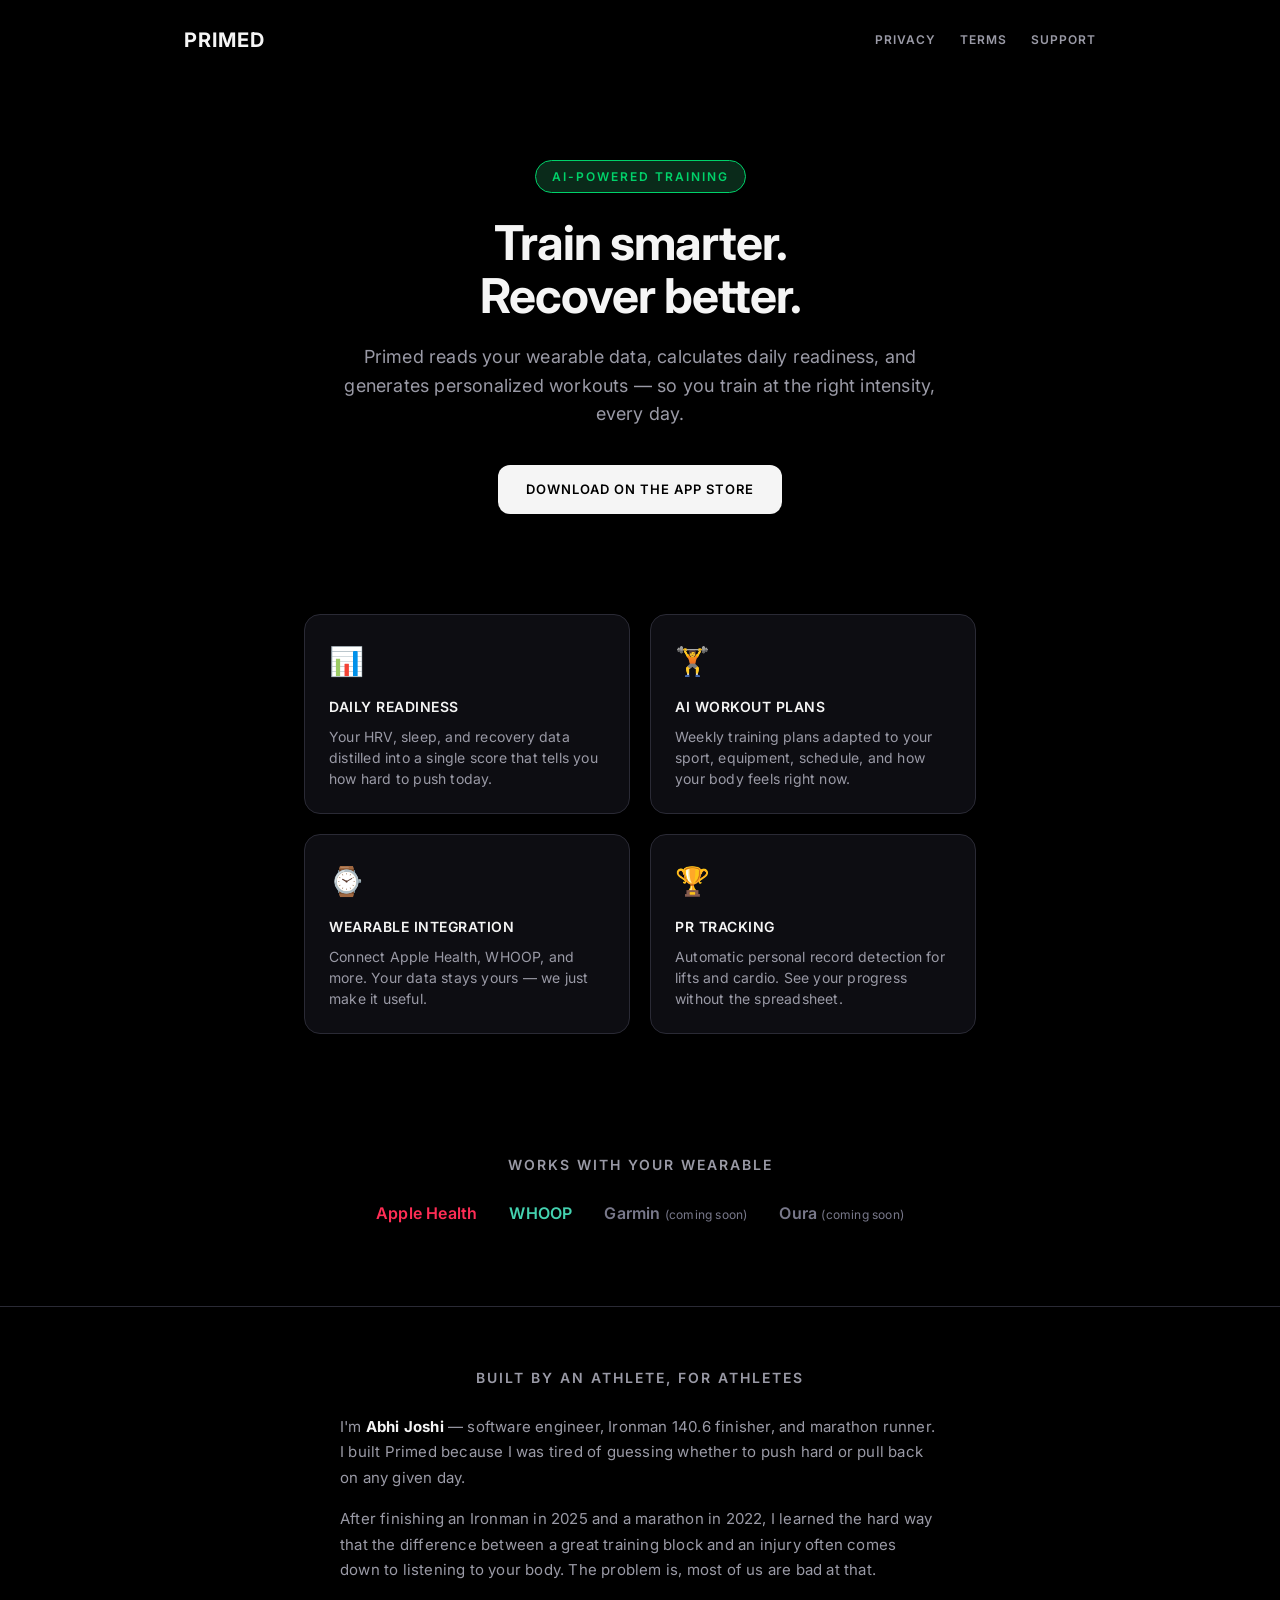
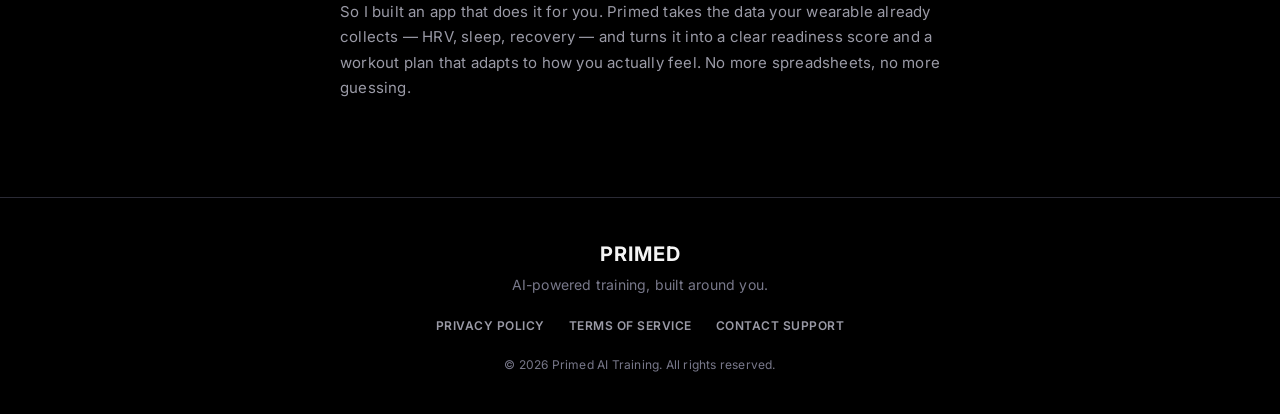
<file: index.html>
<!DOCTYPE html>
<html lang="en">
<head>
  <meta charset="UTF-8">
  <meta name="viewport" content="width=device-width, initial-scale=1.0">
  <title>Primed</title>
  <meta name="description" content="Primed uses your wearable data to calculate daily readiness and generate personalized workout plans with AI.">
  <link rel="stylesheet" href="style.css">
  <link rel="icon" type="image/png" sizes="32x32" href="favicon-32x32.png">
  <link rel="icon" type="image/png" sizes="16x16" href="favicon-16x16.png">
  <link rel="apple-touch-icon" sizes="180x180" href="apple-touch-icon.png">
</head>
<body>
  <header>
    <nav>
      <a href="/" class="logo">Primed</a>
      <div class="nav-links">
        <a href="/privacy.html">Privacy</a>
        <a href="/terms.html">Terms</a>
        <a href="mailto:support@primedai.app">Support</a>
      </div>
    </nav>
  </header>

  <main>
    <section class="hero">
      <div class="hero-badge">AI-Powered Training</div>
      <h1>Train smarter.<br>Recover better.</h1>
      <p class="hero-sub">Primed reads your wearable data, calculates daily readiness, and generates personalized workouts — so you train at the right intensity, every day.</p>
      <div class="cta-row">
        <a href="#" class="btn btn-primary">Download on the App Store</a>
      </div>
    </section>

    <section class="features">
      <div class="feature">
        <div class="feature-icon">📊</div>
        <h3>Daily Readiness</h3>
        <p>Your HRV, sleep, and recovery data distilled into a single score that tells you how hard to push today.</p>
      </div>
      <div class="feature">
        <div class="feature-icon">🏋️</div>
        <h3>AI Workout Plans</h3>
        <p>Weekly training plans adapted to your sport, equipment, schedule, and how your body feels right now.</p>
      </div>
      <div class="feature">
        <div class="feature-icon">⌚</div>
        <h3>Wearable Integration</h3>
        <p>Connect Apple Health, WHOOP, and more. Your data stays yours — we just make it useful.</p>
      </div>
      <div class="feature">
        <div class="feature-icon">🏆</div>
        <h3>PR Tracking</h3>
        <p>Automatic personal record detection for lifts and cardio. See your progress without the spreadsheet.</p>
      </div>
    </section>

    <section class="integrations">
      <h2>Works with your wearable</h2>
      <div class="integration-logos">
        <span class="integration" style="color: #FF2D55">Apple Health</span>
        <span class="integration" style="color: #44D2B0">WHOOP</span>
        <span class="coming-soon">Garmin <small>(coming soon)</small></span>
        <span class="coming-soon">Oura <small>(coming soon)</small></span>
      </div>
    </section>

    <section class="about">
      <div class="about-content">
        <h2>Built by an athlete, for athletes</h2>
        <div class="about-body">
          <div class="about-text">
            <p>I'm <strong>Abhi Joshi</strong> — software engineer, Ironman 140.6 finisher, and marathon runner. I built Primed because I was tired of guessing whether to push hard or pull back on any given day.</p>
            <p>After finishing an Ironman in 2025 and a marathon in 2022, I learned the hard way that the difference between a great training block and an injury often comes down to listening to your body. The problem is, most of us are bad at that.</p>
            <p>So I built an app that does it for you. Primed takes the data your wearable already collects — HRV, sleep, recovery — and turns it into a clear readiness score and a workout plan that adapts to how you actually feel. No more spreadsheets, no more guessing.</p>
          </div>
        </div>
      </div>
    </section>
  </main>

  <footer>
    <div class="footer-content">
      <div class="footer-brand">
        <span class="logo">Primed</span>
        <p class="footer-tagline">AI-powered training, built around you.</p>
      </div>
      <div class="footer-links">
        <a href="/privacy.html">Privacy Policy</a>
        <a href="/terms.html">Terms of Service</a>
        <a href="mailto:support@primedai.app">Contact Support</a>
      </div>
      <p class="copyright">&copy; 2026 Primed AI Training. All rights reserved.</p>
    </div>
  </footer>
</body>
</html>
</file>
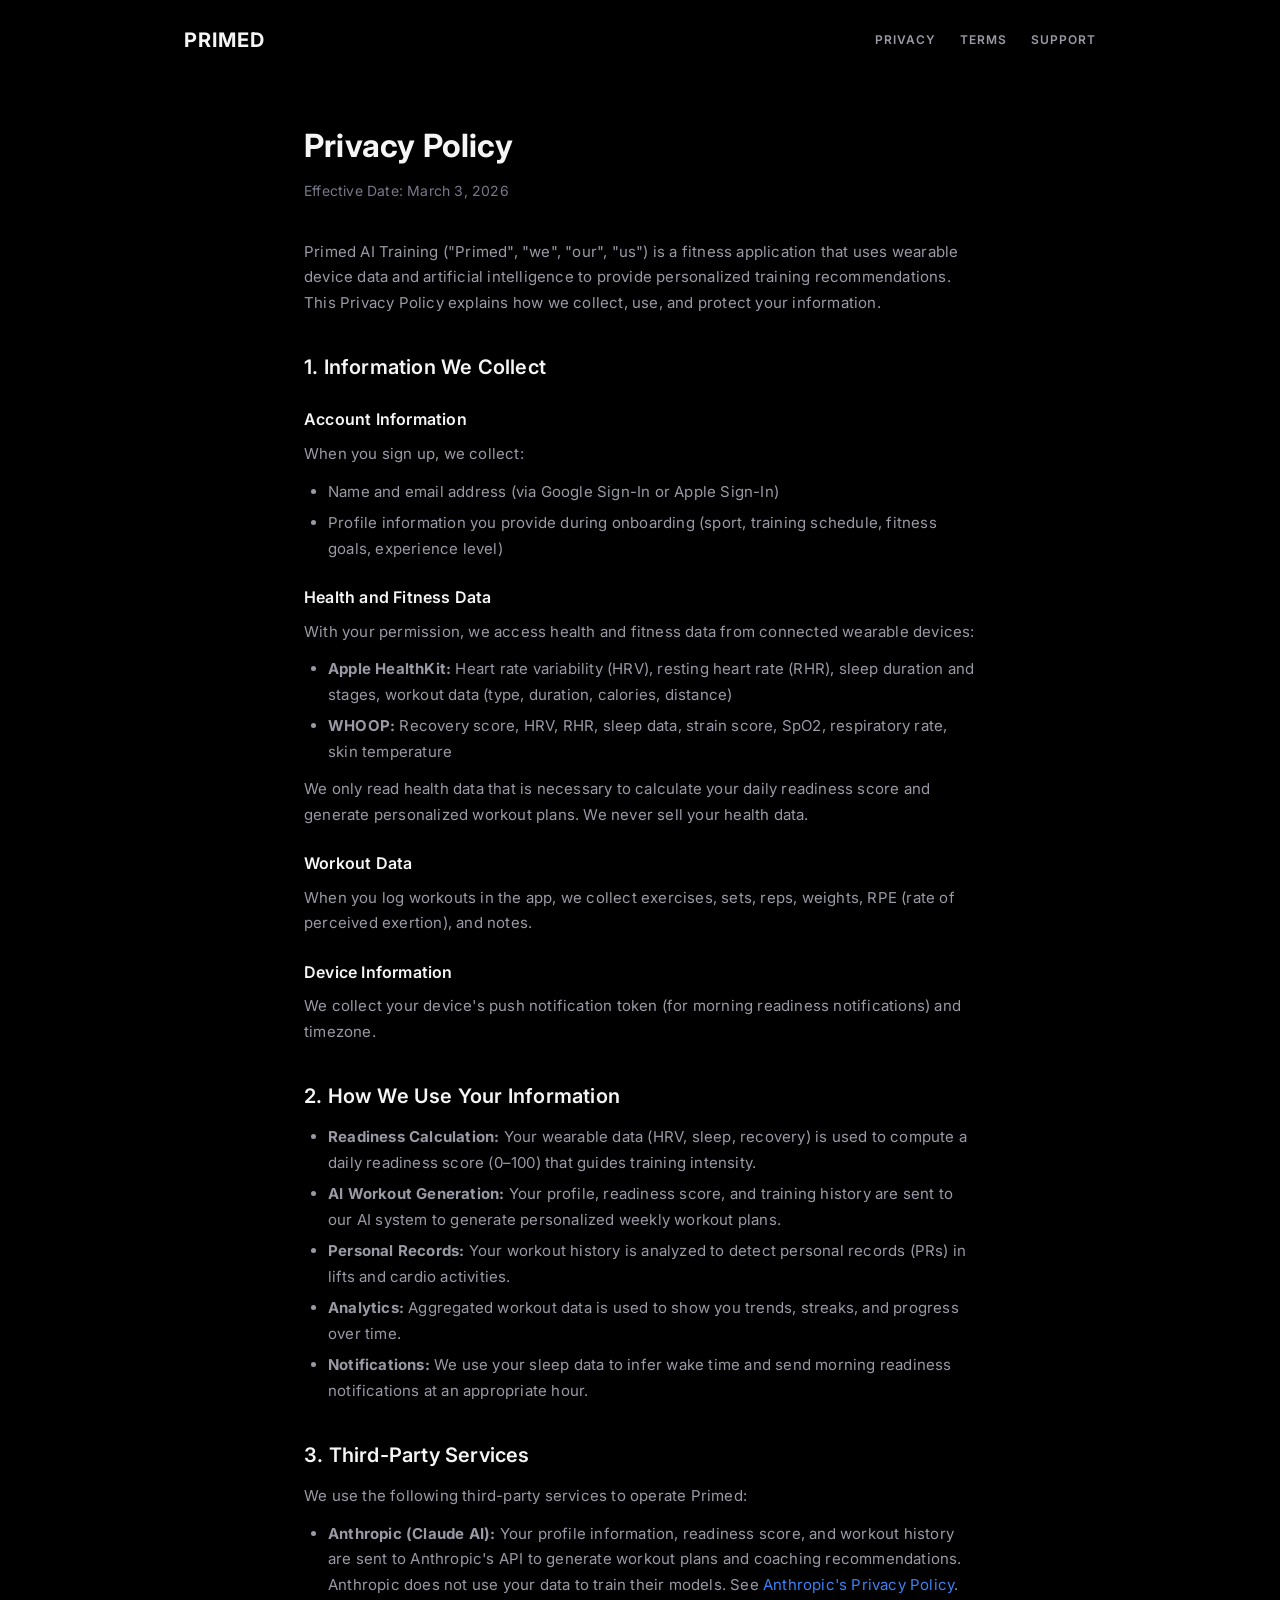
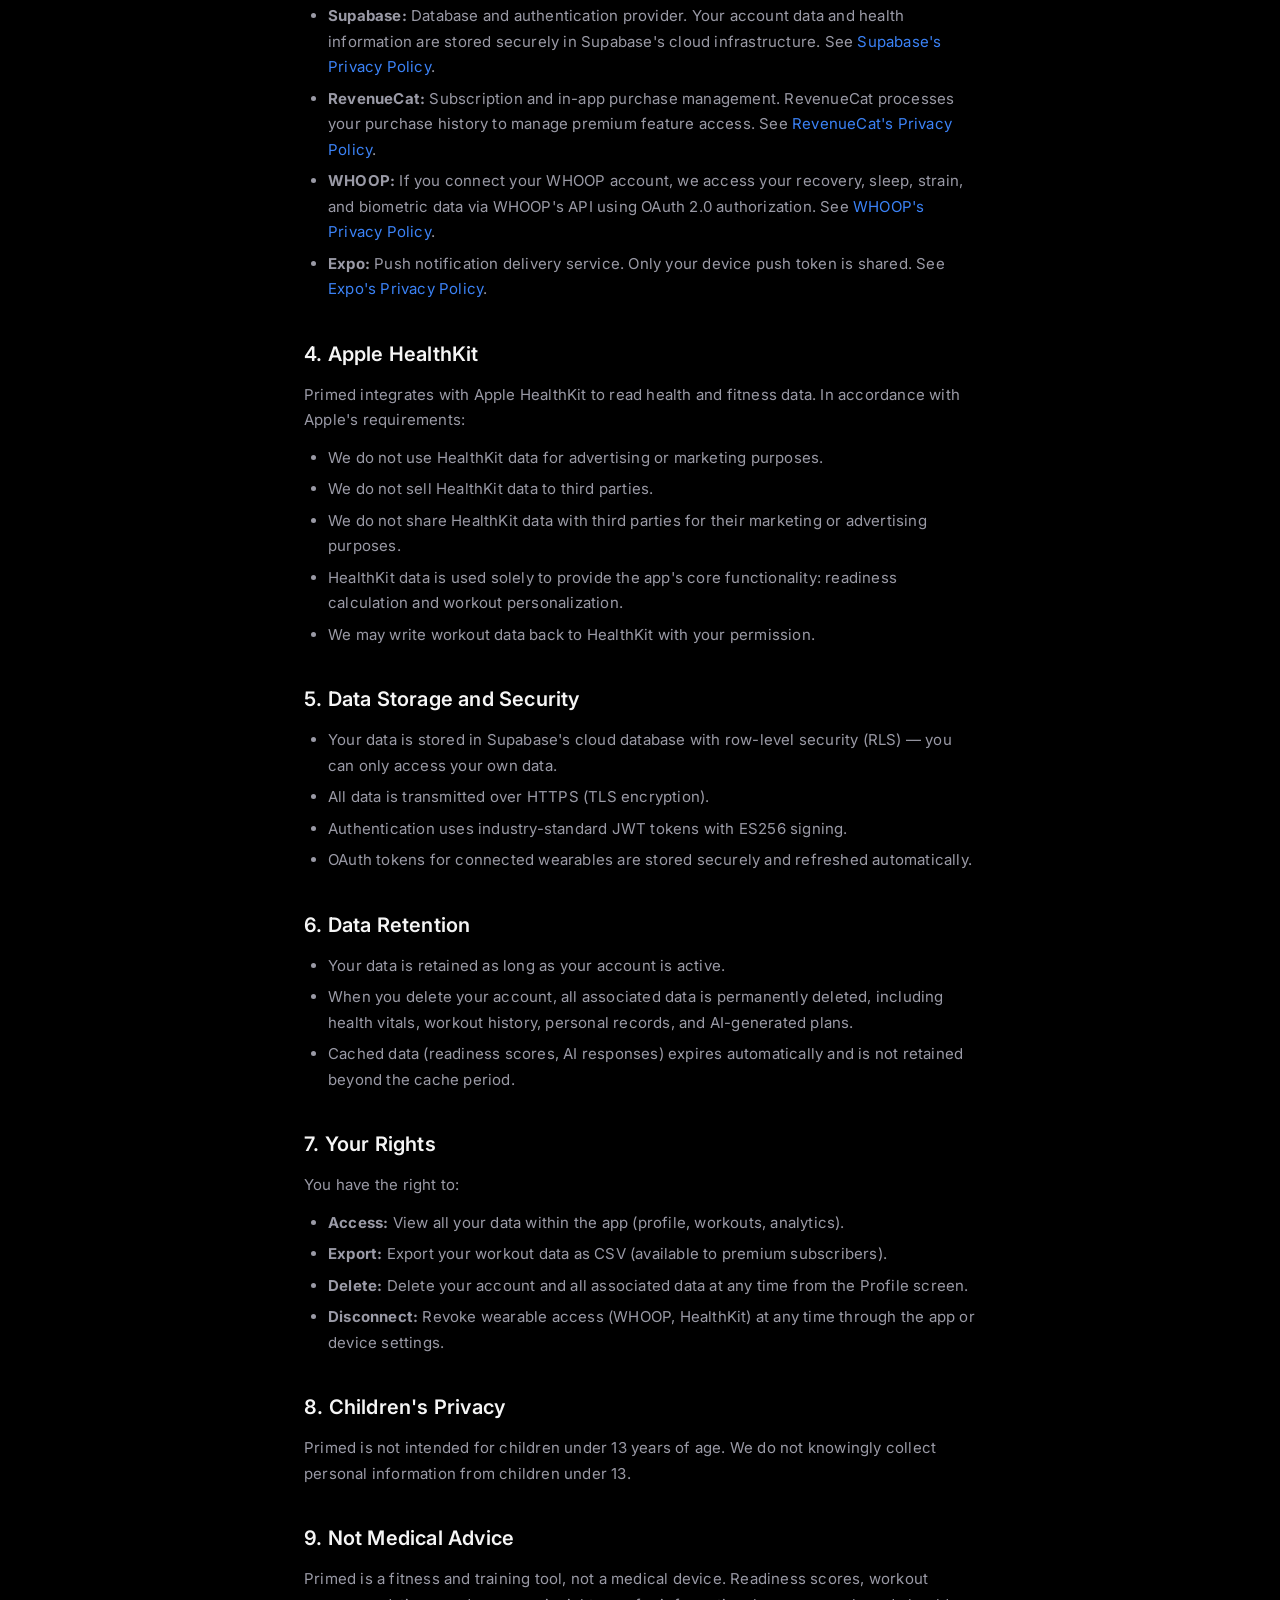
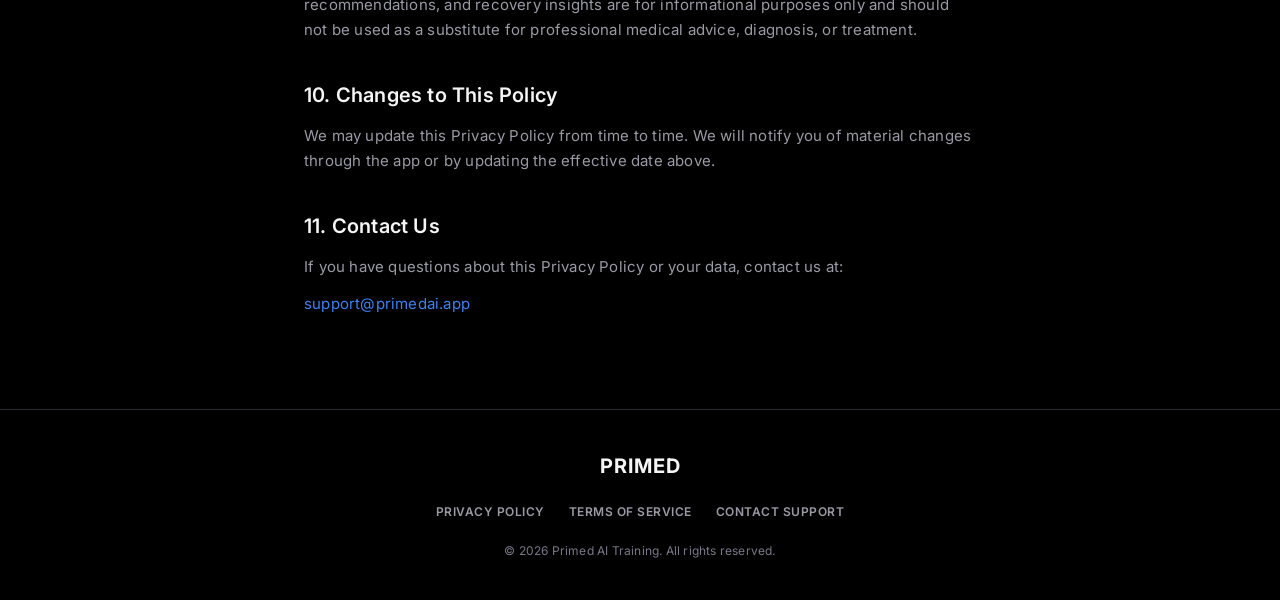
<file: privacy.html>
<!DOCTYPE html>
<html lang="en">
<head>
  <meta charset="UTF-8">
  <meta name="viewport" content="width=device-width, initial-scale=1.0">
  <title>Privacy Policy — Primed</title>
  <link rel="stylesheet" href="style.css">
  <link rel="icon" type="image/png" sizes="32x32" href="favicon-32x32.png">
  <link rel="icon" type="image/png" sizes="16x16" href="favicon-16x16.png">
  <link rel="apple-touch-icon" sizes="180x180" href="apple-touch-icon.png">
</head>
<body>
  <header>
    <nav>
      <a href="/" class="logo">Primed</a>
      <div class="nav-links">
        <a href="/privacy.html">Privacy</a>
        <a href="/terms.html">Terms</a>
        <a href="mailto:support@primedai.app">Support</a>
      </div>
    </nav>
  </header>

  <main class="legal">
    <h1>Privacy Policy</h1>
    <p class="effective-date">Effective Date: March 3, 2026</p>

    <p>Primed AI Training ("Primed", "we", "our", "us") is a fitness application that uses wearable device data and artificial intelligence to provide personalized training recommendations. This Privacy Policy explains how we collect, use, and protect your information.</p>

    <h2>1. Information We Collect</h2>

    <h3>Account Information</h3>
    <p>When you sign up, we collect:</p>
    <ul>
      <li>Name and email address (via Google Sign-In or Apple Sign-In)</li>
      <li>Profile information you provide during onboarding (sport, training schedule, fitness goals, experience level)</li>
    </ul>

    <h3>Health and Fitness Data</h3>
    <p>With your permission, we access health and fitness data from connected wearable devices:</p>
    <ul>
      <li><strong>Apple HealthKit:</strong> Heart rate variability (HRV), resting heart rate (RHR), sleep duration and stages, workout data (type, duration, calories, distance)</li>
      <li><strong>WHOOP:</strong> Recovery score, HRV, RHR, sleep data, strain score, SpO2, respiratory rate, skin temperature</li>
    </ul>
    <p>We only read health data that is necessary to calculate your daily readiness score and generate personalized workout plans. We never sell your health data.</p>

    <h3>Workout Data</h3>
    <p>When you log workouts in the app, we collect exercises, sets, reps, weights, RPE (rate of perceived exertion), and notes.</p>

    <h3>Device Information</h3>
    <p>We collect your device's push notification token (for morning readiness notifications) and timezone.</p>

    <h2>2. How We Use Your Information</h2>
    <ul>
      <li><strong>Readiness Calculation:</strong> Your wearable data (HRV, sleep, recovery) is used to compute a daily readiness score (0–100) that guides training intensity.</li>
      <li><strong>AI Workout Generation:</strong> Your profile, readiness score, and training history are sent to our AI system to generate personalized weekly workout plans.</li>
      <li><strong>Personal Records:</strong> Your workout history is analyzed to detect personal records (PRs) in lifts and cardio activities.</li>
      <li><strong>Analytics:</strong> Aggregated workout data is used to show you trends, streaks, and progress over time.</li>
      <li><strong>Notifications:</strong> We use your sleep data to infer wake time and send morning readiness notifications at an appropriate hour.</li>
    </ul>

    <h2>3. Third-Party Services</h2>
    <p>We use the following third-party services to operate Primed:</p>
    <ul>
      <li><strong>Anthropic (Claude AI):</strong> Your profile information, readiness score, and workout history are sent to Anthropic's API to generate workout plans and coaching recommendations. Anthropic does not use your data to train their models. See <a href="https://www.anthropic.com/privacy">Anthropic's Privacy Policy</a>.</li>
      <li><strong>Supabase:</strong> Database and authentication provider. Your account data and health information are stored securely in Supabase's cloud infrastructure. See <a href="https://supabase.com/privacy">Supabase's Privacy Policy</a>.</li>
      <li><strong>RevenueCat:</strong> Subscription and in-app purchase management. RevenueCat processes your purchase history to manage premium feature access. See <a href="https://www.revenuecat.com/privacy">RevenueCat's Privacy Policy</a>.</li>
      <li><strong>WHOOP:</strong> If you connect your WHOOP account, we access your recovery, sleep, strain, and biometric data via WHOOP's API using OAuth 2.0 authorization. See <a href="https://www.whoop.com/privacy">WHOOP's Privacy Policy</a>.</li>
      <li><strong>Expo:</strong> Push notification delivery service. Only your device push token is shared. See <a href="https://expo.dev/privacy">Expo's Privacy Policy</a>.</li>
    </ul>

    <h2>4. Apple HealthKit</h2>
    <p>Primed integrates with Apple HealthKit to read health and fitness data. In accordance with Apple's requirements:</p>
    <ul>
      <li>We do not use HealthKit data for advertising or marketing purposes.</li>
      <li>We do not sell HealthKit data to third parties.</li>
      <li>We do not share HealthKit data with third parties for their marketing or advertising purposes.</li>
      <li>HealthKit data is used solely to provide the app's core functionality: readiness calculation and workout personalization.</li>
      <li>We may write workout data back to HealthKit with your permission.</li>
    </ul>

    <h2>5. Data Storage and Security</h2>
    <ul>
      <li>Your data is stored in Supabase's cloud database with row-level security (RLS) — you can only access your own data.</li>
      <li>All data is transmitted over HTTPS (TLS encryption).</li>
      <li>Authentication uses industry-standard JWT tokens with ES256 signing.</li>
      <li>OAuth tokens for connected wearables are stored securely and refreshed automatically.</li>
    </ul>

    <h2>6. Data Retention</h2>
    <ul>
      <li>Your data is retained as long as your account is active.</li>
      <li>When you delete your account, all associated data is permanently deleted, including health vitals, workout history, personal records, and AI-generated plans.</li>
      <li>Cached data (readiness scores, AI responses) expires automatically and is not retained beyond the cache period.</li>
    </ul>

    <h2>7. Your Rights</h2>
    <p>You have the right to:</p>
    <ul>
      <li><strong>Access:</strong> View all your data within the app (profile, workouts, analytics).</li>
      <li><strong>Export:</strong> Export your workout data as CSV (available to premium subscribers).</li>
      <li><strong>Delete:</strong> Delete your account and all associated data at any time from the Profile screen.</li>
      <li><strong>Disconnect:</strong> Revoke wearable access (WHOOP, HealthKit) at any time through the app or device settings.</li>
    </ul>

    <h2>8. Children's Privacy</h2>
    <p>Primed is not intended for children under 13 years of age. We do not knowingly collect personal information from children under 13.</p>

    <h2>9. Not Medical Advice</h2>
    <p>Primed is a fitness and training tool, not a medical device. Readiness scores, workout recommendations, and recovery insights are for informational purposes only and should not be used as a substitute for professional medical advice, diagnosis, or treatment.</p>

    <h2>10. Changes to This Policy</h2>
    <p>We may update this Privacy Policy from time to time. We will notify you of material changes through the app or by updating the effective date above.</p>

    <h2>11. Contact Us</h2>
    <p>If you have questions about this Privacy Policy or your data, contact us at:</p>
    <p><a href="mailto:support@primedai.app">support@primedai.app</a></p>
  </main>

  <footer>
    <div class="footer-content">
      <div class="footer-brand">
        <span class="logo">Primed</span>
      </div>
      <div class="footer-links">
        <a href="/privacy.html">Privacy Policy</a>
        <a href="/terms.html">Terms of Service</a>
        <a href="mailto:support@primedai.app">Contact Support</a>
      </div>
      <p class="copyright">&copy; 2026 Primed AI Training. All rights reserved.</p>
    </div>
  </footer>
</body>
</html>
</file>
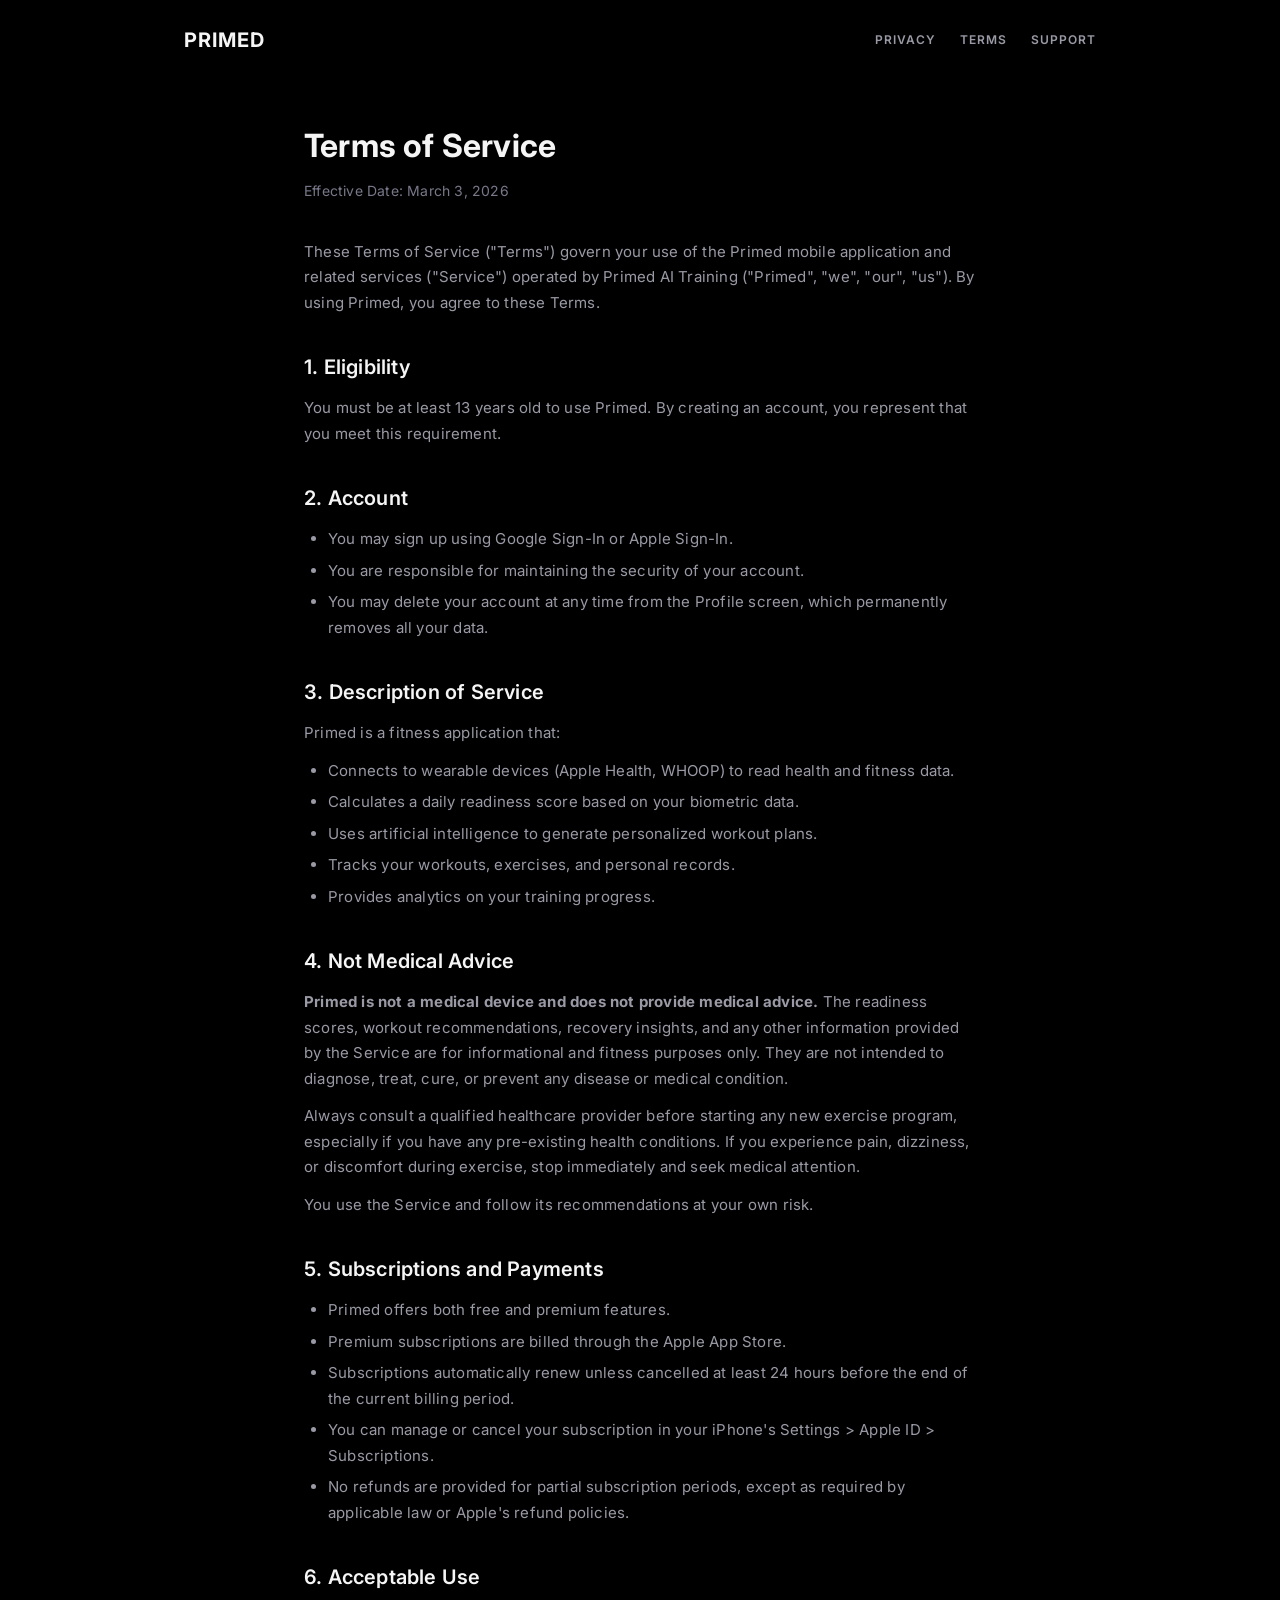
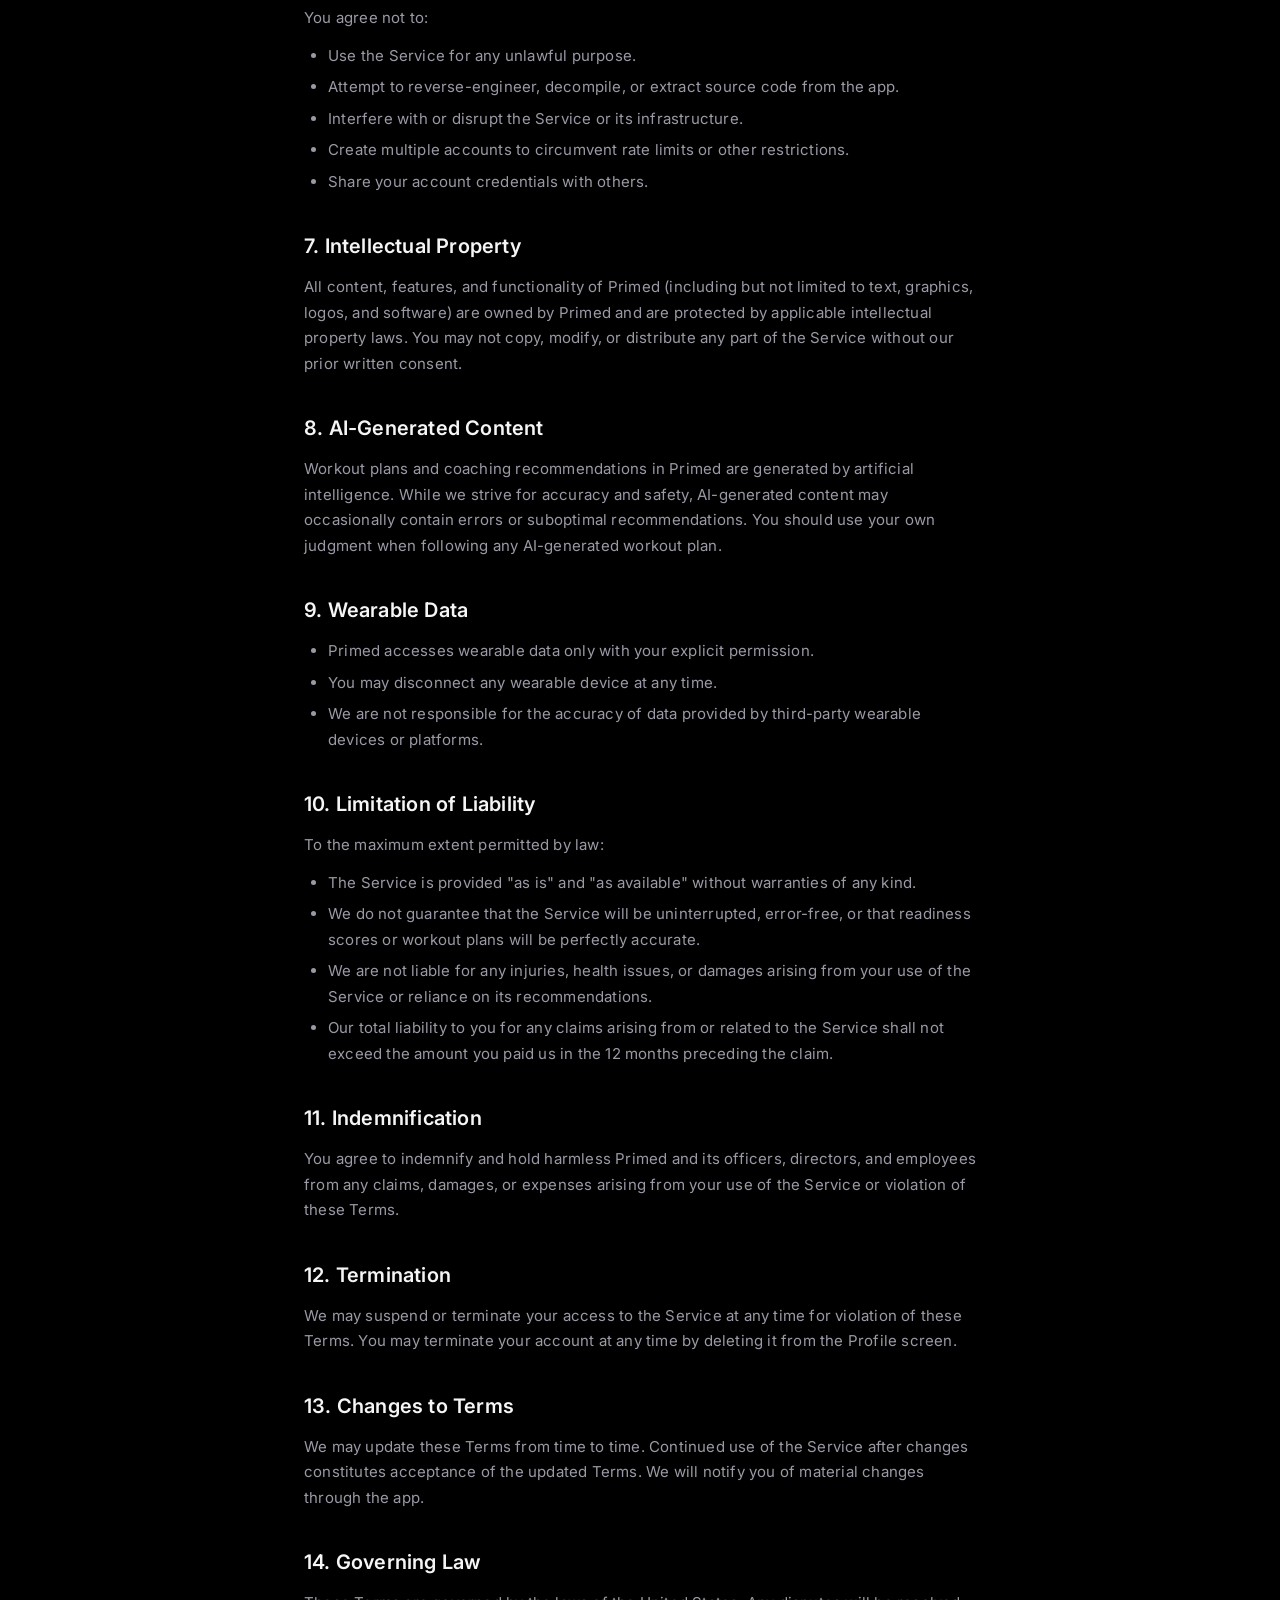
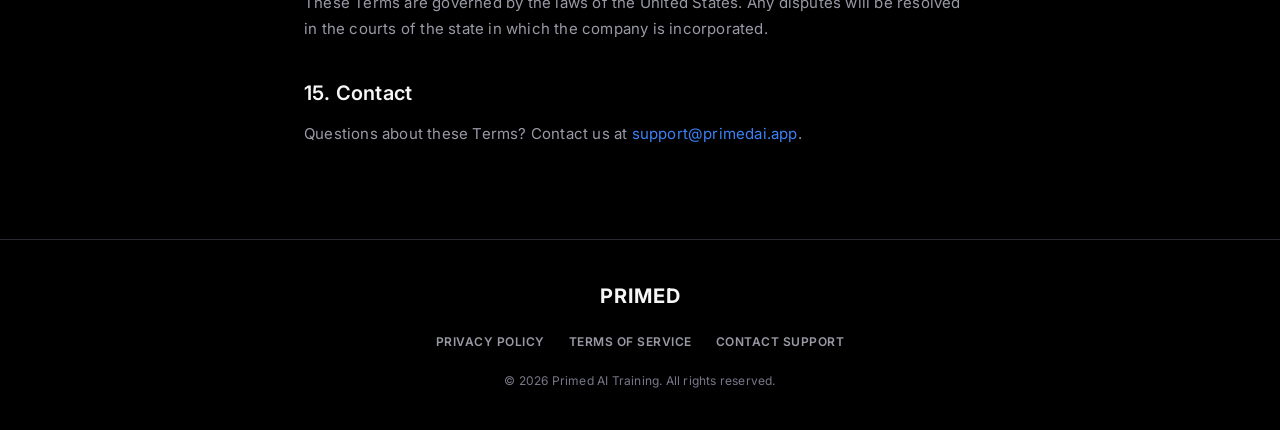
<file: terms.html>
<!DOCTYPE html>
<html lang="en">
<head>
  <meta charset="UTF-8">
  <meta name="viewport" content="width=device-width, initial-scale=1.0">
  <title>Terms of Service — Primed</title>
  <link rel="stylesheet" href="style.css">
  <link rel="icon" type="image/png" sizes="32x32" href="favicon-32x32.png">
  <link rel="icon" type="image/png" sizes="16x16" href="favicon-16x16.png">
  <link rel="apple-touch-icon" sizes="180x180" href="apple-touch-icon.png">
</head>
<body>
  <header>
    <nav>
      <a href="/" class="logo">Primed</a>
      <div class="nav-links">
        <a href="/privacy.html">Privacy</a>
        <a href="/terms.html">Terms</a>
        <a href="mailto:support@primedai.app">Support</a>
      </div>
    </nav>
  </header>

  <main class="legal">
    <h1>Terms of Service</h1>
    <p class="effective-date">Effective Date: March 3, 2026</p>

    <p>These Terms of Service ("Terms") govern your use of the Primed mobile application and related services ("Service") operated by Primed AI Training ("Primed", "we", "our", "us"). By using Primed, you agree to these Terms.</p>

    <h2>1. Eligibility</h2>
    <p>You must be at least 13 years old to use Primed. By creating an account, you represent that you meet this requirement.</p>

    <h2>2. Account</h2>
    <ul>
      <li>You may sign up using Google Sign-In or Apple Sign-In.</li>
      <li>You are responsible for maintaining the security of your account.</li>
      <li>You may delete your account at any time from the Profile screen, which permanently removes all your data.</li>
    </ul>

    <h2>3. Description of Service</h2>
    <p>Primed is a fitness application that:</p>
    <ul>
      <li>Connects to wearable devices (Apple Health, WHOOP) to read health and fitness data.</li>
      <li>Calculates a daily readiness score based on your biometric data.</li>
      <li>Uses artificial intelligence to generate personalized workout plans.</li>
      <li>Tracks your workouts, exercises, and personal records.</li>
      <li>Provides analytics on your training progress.</li>
    </ul>

    <h2>4. Not Medical Advice</h2>
    <p><strong>Primed is not a medical device and does not provide medical advice.</strong> The readiness scores, workout recommendations, recovery insights, and any other information provided by the Service are for informational and fitness purposes only. They are not intended to diagnose, treat, cure, or prevent any disease or medical condition.</p>
    <p>Always consult a qualified healthcare provider before starting any new exercise program, especially if you have any pre-existing health conditions. If you experience pain, dizziness, or discomfort during exercise, stop immediately and seek medical attention.</p>
    <p>You use the Service and follow its recommendations at your own risk.</p>

    <h2>5. Subscriptions and Payments</h2>
    <ul>
      <li>Primed offers both free and premium features.</li>
      <li>Premium subscriptions are billed through the Apple App Store.</li>
      <li>Subscriptions automatically renew unless cancelled at least 24 hours before the end of the current billing period.</li>
      <li>You can manage or cancel your subscription in your iPhone's Settings &gt; Apple ID &gt; Subscriptions.</li>
      <li>No refunds are provided for partial subscription periods, except as required by applicable law or Apple's refund policies.</li>
    </ul>

    <h2>6. Acceptable Use</h2>
    <p>You agree not to:</p>
    <ul>
      <li>Use the Service for any unlawful purpose.</li>
      <li>Attempt to reverse-engineer, decompile, or extract source code from the app.</li>
      <li>Interfere with or disrupt the Service or its infrastructure.</li>
      <li>Create multiple accounts to circumvent rate limits or other restrictions.</li>
      <li>Share your account credentials with others.</li>
    </ul>

    <h2>7. Intellectual Property</h2>
    <p>All content, features, and functionality of Primed (including but not limited to text, graphics, logos, and software) are owned by Primed and are protected by applicable intellectual property laws. You may not copy, modify, or distribute any part of the Service without our prior written consent.</p>

    <h2>8. AI-Generated Content</h2>
    <p>Workout plans and coaching recommendations in Primed are generated by artificial intelligence. While we strive for accuracy and safety, AI-generated content may occasionally contain errors or suboptimal recommendations. You should use your own judgment when following any AI-generated workout plan.</p>

    <h2>9. Wearable Data</h2>
    <ul>
      <li>Primed accesses wearable data only with your explicit permission.</li>
      <li>You may disconnect any wearable device at any time.</li>
      <li>We are not responsible for the accuracy of data provided by third-party wearable devices or platforms.</li>
    </ul>

    <h2>10. Limitation of Liability</h2>
    <p>To the maximum extent permitted by law:</p>
    <ul>
      <li>The Service is provided "as is" and "as available" without warranties of any kind.</li>
      <li>We do not guarantee that the Service will be uninterrupted, error-free, or that readiness scores or workout plans will be perfectly accurate.</li>
      <li>We are not liable for any injuries, health issues, or damages arising from your use of the Service or reliance on its recommendations.</li>
      <li>Our total liability to you for any claims arising from or related to the Service shall not exceed the amount you paid us in the 12 months preceding the claim.</li>
    </ul>

    <h2>11. Indemnification</h2>
    <p>You agree to indemnify and hold harmless Primed and its officers, directors, and employees from any claims, damages, or expenses arising from your use of the Service or violation of these Terms.</p>

    <h2>12. Termination</h2>
    <p>We may suspend or terminate your access to the Service at any time for violation of these Terms. You may terminate your account at any time by deleting it from the Profile screen.</p>

    <h2>13. Changes to Terms</h2>
    <p>We may update these Terms from time to time. Continued use of the Service after changes constitutes acceptance of the updated Terms. We will notify you of material changes through the app.</p>

    <h2>14. Governing Law</h2>
    <p>These Terms are governed by the laws of the United States. Any disputes will be resolved in the courts of the state in which the company is incorporated.</p>

    <h2>15. Contact</h2>
    <p>Questions about these Terms? Contact us at <a href="mailto:support@primedai.app">support@primedai.app</a>.</p>
  </main>

  <footer>
    <div class="footer-content">
      <div class="footer-brand">
        <span class="logo">Primed</span>
      </div>
      <div class="footer-links">
        <a href="/privacy.html">Privacy Policy</a>
        <a href="/terms.html">Terms of Service</a>
        <a href="mailto:support@primedai.app">Contact Support</a>
      </div>
      <p class="copyright">&copy; 2026 Primed AI Training. All rights reserved.</p>
    </div>
  </footer>
</body>
</html>
</file>
<file: style.css>
@import url('https://fonts.googleapis.com/css2?family=Inter:wght@400;600;700&display=swap');

* {
  margin: 0;
  padding: 0;
  box-sizing: border-box;
}

:root {
  --bg: #000000;
  --surface: #0D0D12;
  --surface-light: #1A1A22;
  --border: #2A2A35;
  --text: #F5F5F5;
  --text-secondary: #9A9AA6;
  --text-muted: #78788A;
  --green: #00D26A;
  --green-dim: #0A2A1A;
  --accent: #3B82F6;
  --accent-dim: #1a1a2e;
  --radius-sm: 8px;
  --radius-md: 12px;
  --radius-lg: 16px;
  --radius-xl: 20px;
}

html {
  scroll-behavior: smooth;
}

body {
  font-family: 'Inter', -apple-system, BlinkMacSystemFont, sans-serif;
  background: var(--bg);
  color: var(--text);
  line-height: 1.6;
  letter-spacing: 0.2px;
  -webkit-font-smoothing: antialiased;
}

/* Nav */
nav {
  display: flex;
  justify-content: space-between;
  align-items: center;
  max-width: 960px;
  margin: 0 auto;
  padding: 24px 24px;
}

.logo {
  font-size: 20px;
  font-weight: 700;
  color: var(--text);
  text-decoration: none;
  letter-spacing: 1px;
  text-transform: uppercase;
}

.nav-links {
  display: flex;
  gap: 24px;
}

.nav-links a {
  color: var(--text-secondary);
  text-decoration: none;
  font-size: 12px;
  font-weight: 600;
  letter-spacing: 1px;
  text-transform: uppercase;
  transition: color 0.2s;
}

.nav-links a:hover {
  color: var(--text);
}

/* Hero */
.hero {
  text-align: center;
  padding: 80px 24px 60px;
  max-width: 640px;
  margin: 0 auto;
}

.hero-badge {
  display: inline-block;
  padding: 6px 16px;
  background: var(--green-dim);
  border: 1px solid var(--green);
  border-radius: 999px;
  font-size: 12px;
  color: var(--green);
  letter-spacing: 2px;
  text-transform: uppercase;
  font-weight: 600;
  margin-bottom: 24px;
}

.hero h1 {
  font-size: 48px;
  font-weight: 700;
  line-height: 1.1;
  margin-bottom: 20px;
  letter-spacing: -1px;
}

.hero-sub {
  font-size: 18px;
  color: var(--text-secondary);
  line-height: 1.6;
  margin-bottom: 36px;
}

.cta-row {
  display: flex;
  justify-content: center;
  gap: 12px;
}

.btn {
  display: inline-block;
  padding: 14px 28px;
  border-radius: var(--radius-md);
  font-family: 'Inter', sans-serif;
  font-size: 13px;
  font-weight: 600;
  letter-spacing: 1px;
  text-transform: uppercase;
  text-decoration: none;
  transition: opacity 0.2s;
}

.btn:hover {
  opacity: 0.85;
}

.btn-primary {
  background: var(--text);
  color: var(--bg);
}

/* Features */
.features {
  display: grid;
  grid-template-columns: repeat(2, 1fr);
  gap: 20px;
  max-width: 720px;
  margin: 0 auto;
  padding: 40px 24px 80px;
}

.feature {
  background: var(--surface);
  border: 1px solid var(--border);
  border-radius: var(--radius-lg);
  padding: 24px;
}

.feature-icon {
  font-size: 28px;
  margin-bottom: 12px;
}

.feature h3 {
  font-size: 14px;
  font-weight: 600;
  margin-bottom: 8px;
  letter-spacing: 0.5px;
  text-transform: uppercase;
}

.feature p {
  font-size: 14px;
  color: var(--text-secondary);
  line-height: 1.5;
}

/* Integrations */
.integrations {
  text-align: center;
  padding: 40px 24px 80px;
}

.integrations h2 {
  font-size: 14px;
  font-weight: 600;
  margin-bottom: 24px;
  letter-spacing: 2px;
  text-transform: uppercase;
  color: var(--text-secondary);
}

.integration-logos {
  display: flex;
  justify-content: center;
  gap: 32px;
  flex-wrap: wrap;
}

.integration, .coming-soon {
  font-size: 16px;
  font-weight: 600;
}

.coming-soon {
  color: var(--text-muted);
}

.coming-soon small {
  font-weight: 400;
  font-size: 12px;
}

/* About */
.about {
  padding: 60px 24px 80px;
  border-top: 1px solid var(--border);
}

.about-content {
  max-width: 600px;
  margin: 0 auto;
}

.about h2 {
  font-size: 14px;
  font-weight: 600;
  letter-spacing: 2px;
  text-transform: uppercase;
  color: var(--text-secondary);
  margin-bottom: 24px;
  text-align: center;
}

.about-text p {
  color: var(--text-secondary);
  font-size: 15px;
  line-height: 1.7;
  margin-bottom: 16px;
}

.about-text strong {
  color: var(--text);
}

/* Footer */
footer {
  border-top: 1px solid var(--border);
  padding: 40px 24px;
}

.footer-content {
  max-width: 960px;
  margin: 0 auto;
  text-align: center;
}

.footer-brand {
  margin-bottom: 20px;
}

.footer-tagline {
  color: var(--text-muted);
  font-size: 14px;
  margin-top: 4px;
}

.footer-links {
  display: flex;
  justify-content: center;
  gap: 24px;
  margin-bottom: 20px;
}

.footer-links a {
  color: var(--text-secondary);
  text-decoration: none;
  font-size: 12px;
  font-weight: 600;
  letter-spacing: 0.5px;
  text-transform: uppercase;
  transition: color 0.2s;
}

.footer-links a:hover {
  color: var(--text);
}

.copyright {
  color: var(--text-muted);
  font-size: 12px;
}

/* Legal pages */
.legal {
  max-width: 720px;
  margin: 0 auto;
  padding: 40px 24px 80px;
}

.legal h1 {
  font-size: 32px;
  font-weight: 700;
  margin-bottom: 8px;
}

.legal .effective-date {
  color: var(--text-muted);
  font-size: 14px;
  margin-bottom: 36px;
}

.legal h2 {
  font-size: 20px;
  font-weight: 600;
  margin-top: 36px;
  margin-bottom: 12px;
}

.legal h3 {
  font-size: 16px;
  font-weight: 600;
  margin-top: 24px;
  margin-bottom: 8px;
}

.legal p, .legal li {
  color: var(--text-secondary);
  font-size: 15px;
  line-height: 1.7;
  margin-bottom: 12px;
}

.legal ul, .legal ol {
  padding-left: 24px;
  margin-bottom: 12px;
}

.legal li {
  margin-bottom: 6px;
}

.legal a {
  color: var(--accent);
  text-decoration: none;
}

.legal a:hover {
  text-decoration: underline;
}

/* Responsive */
@media (max-width: 600px) {
  .hero h1 {
    font-size: 32px;
  }

  .hero-sub {
    font-size: 16px;
  }

  .features {
    grid-template-columns: 1fr;
  }

  .integration-logos {
    flex-direction: column;
    gap: 16px;
  }
}
</file>
